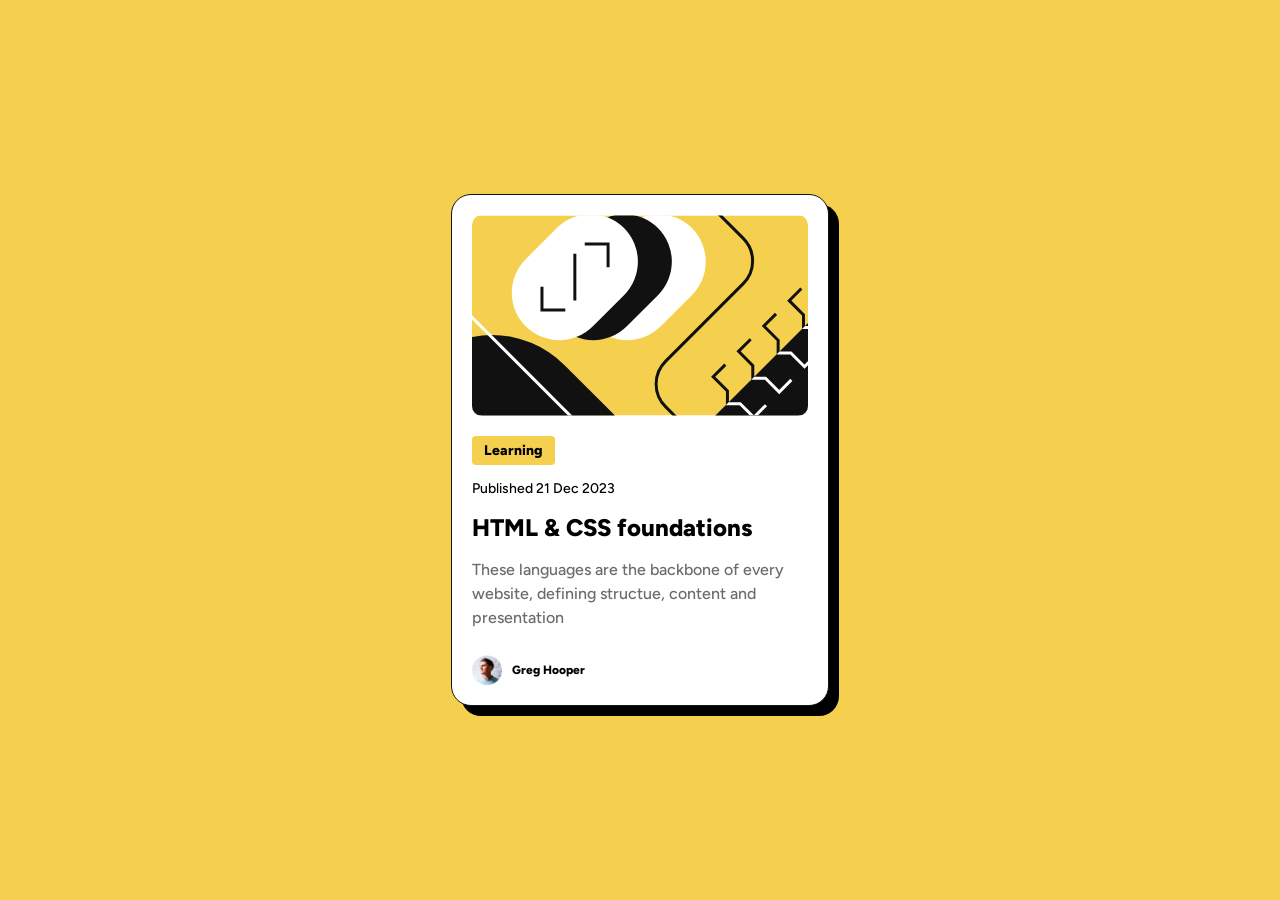
<file: blog-preview-card/index.html>
<!DOCTYPE html>
<html lang="en">
<head>
  <meta charset="UTF-8">
  <meta name="viewport" content="width=device-width, initial-scale=1.0"> <!-- displays site properly based on user's device -->

  <link rel="icon" type="image/png" sizes="32x32" href="./assets/images/favicon-32x32.png">
  <link rel="preconnect" href="https://fonts.googleapis.com">
  <link rel="preconnect" href="https://fonts.gstatic.com" crossorigin>
  <link href="https://fonts.googleapis.com/css2?family=Figtree:ital,wght@0,300..900;1,300..900&display=swap" rel="stylesheet">
  <link rel="stylesheet" href="style.css">
  
  <title>Frontend Mentor | Blog preview card</title>
</head>
<body>

  <main>
  
    <svg class="img" xmlns="http://www.w3.org/2000/svg" width="336" height="201" fill="none" viewBox="0 0 336 201">
      <g clip-path="url(#a)">
        <path fill="#F4D04E" d="M0 .5h336v200H0z"/>
        <rect width="139" height="95" x="87.996" y="77.729" fill="#fff" rx="47.5" transform="rotate(-45 87.996 77.729)"/>
        <rect width="139" height="95" x="54.055" y="77.729" fill="#111" rx="47.5" transform="rotate(-45 54.055 77.729)"/>
        <path fill="#111" d="M234.864 209.036 451.4-7.5l67.175 67.175-216.536 216.536z"/>
        <rect width="139" height="95" x="20.114" y="77.729" fill="#fff" rx="47.5" transform="rotate(-45 20.114 77.729)"/>
        <rect width="204.19" height="270.554" fill="#111" rx="102.095" transform="scale(-1 1) rotate(45 -103.887 14.564)"/>
        <path stroke="#fff" stroke-width="3" d="m6.69-357.5 135.583 135.727c12.481 12.494 12.481 32.737 0 45.231L-45.544 11.475c-12.481 12.494-12.481 32.737 0 45.23L107.088 209.5"/>
        <path stroke="#111" stroke-width="3" d="M69.965 71.719v23.334h23.334M136.079 52.273V28.94h-23.334M102.845 38.838v46.67M210.364-37.5l60.873 60.873c12.497 12.496 12.497 32.758 0 45.254l-77.745 77.746c-12.497 12.496-12.497 32.758 0 45.254l69.872 69.873"/>
        <path stroke="#111" stroke-width="3" d="m253.339 149.574-12.144 12.145 14.256 14.257v12.672h12.673l13.729 13.729 12.145-12.145M278.685 124.228l-12.145 12.145 14.257 14.257v12.673h12.673l13.729 13.729 12.145-12.145M304.031 98.883l-12.145 12.144 14.257 14.257v12.673h12.673l13.729 13.729 12.144-12.145M329.376 73.537l-12.145 12.145 14.257 14.257v12.672h12.673l13.729 13.729 12.145-12.144"/>
        <path stroke="#fff" stroke-width="5" d="m354.722 48.191-12.145 12.145 14.257 14.257v12.673h12.673l13.729 13.729 12.145-12.145"/>
        <mask id="b" width="285" height="285" x="234" y="-8" maskUnits="userSpaceOnUse" style="mask-type:alpha">
        <path fill="#111" d="M234.864 209.036 451.4-7.5l67.175 67.175-216.536 216.536z"/>
        </mask>
        <g stroke="#fff" mask="url(#b)"><path stroke-width="3" d="m253.339 149.574-12.144 12.145 14.256 14.257v12.672h12.673l13.729 13.729 12.145-12.145M278.685 124.228l-12.145 12.145 14.257 14.257v12.673h12.673l13.729 13.729 12.145-12.145M304.031 98.883l-12.145 12.144 14.257 14.257v12.673h12.673l13.729 13.729 12.144-12.145M329.376 73.537l-12.145 12.145 14.257 14.257v12.672h12.673l13.729 13.729 12.145-12.145"/>
          <path stroke-width="5" d="m354.722 48.191-12.145 12.145 14.257 14.257v12.673h12.673l13.729 13.729 12.145-12.145"/>
        </g>
      </g>
      <defs>
        <clipPath id="a">
          <path fill="#fff" d="M0 .5h336v200H0z"/>
        </clipPath>
      </defs>
    </svg>

    <div class="learning">
      <p>Learning</p>
    </div>

    <p>Published 21 Dec 2023</p>

    <h1>HTML & CSS foundations</h1>

    <p class="description">These languages are the backbone of every website, defining structue, content and presentation</p>

    <div class="profile">
      <img src="./assets/images/image-avatar.webp" alt="profile-picture">
      <p>Greg Hooper</p>
    </div>

  </main>

</body>
</html>
</file>
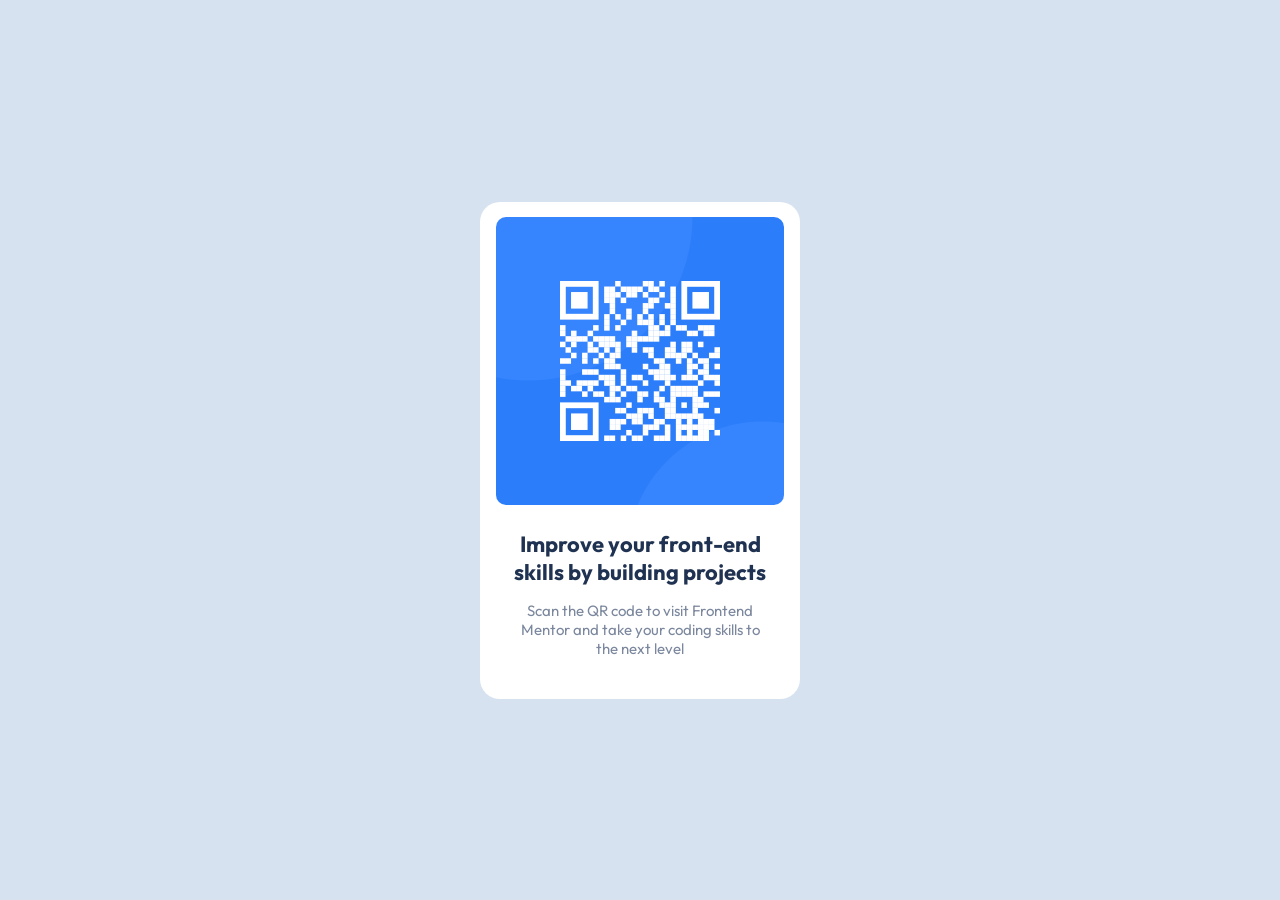
<file: qr-code-component/index.html>
<!DOCTYPE html>
<html lang="en">
<head>
  <meta charset="UTF-8">
  <meta name="viewport" content="width=device-width, initial-scale=1.0"> 

  <link rel="icon" type="image/png" sizes="32x32" href="./images/favicon-32x32.png">
  
  <link rel="preconnect" href="https://fonts.googleapis.com">
  <link rel="preconnect" href="https://fonts.gstatic.com" crossorigin>
  <link href="https://fonts.googleapis.com/css2?family=Outfit:wght@100..900&display=swap" rel="stylesheet">

  <link rel="stylesheet" href="style.css">
  
  <title>Frontend Mentor | QR code component</title>
  
</head>
<body>
  <main>
    <div class="container"> 
    <img src="images/image-qr-code.png" alt="Frontend Mentor QR code">
    <div class="text-container">
      <h1>Improve your front-end skills by building projects</h1>
      <p>Scan the QR code to visit Frontend Mentor and take your coding skills to the next level</p>
    </div>
  </div>
  </main>

</body>
</html>
</file>
<file: blog-preview-card/style.css>
body {
    margin: 0;
    background-color: hsl(47, 88%, 63%);
    display: flex;
    align-items: center;
    justify-content: center;
    height: 100vh;
    font-family: "Figtree", sans-serif;
    flex-direction: column;
    font-size: 14px;
}

main {
    background-color: hsl(0, 0%, 100%);
    width: 336px;
    display: flex;
    justify-content: center;
    flex-direction: column;
    border: 1px solid hsl(0, 0%, 7%);
    border-radius: 20px;
    box-shadow: 10px 10px ;
    padding: 20px;
}

.img {
    border-radius: 10px;
}

p {
    margin: 0;
    padding: 0;
    font-weight: 500;
}

.learning {
    background-color: hsl(47, 88%, 63%);
    border-radius: 4px;
    margin: 20px 0 15px;
    width: fit-content;
    
    & p{
        padding: 6px 12px;
        font-weight: 800;
    }
}

h1 {
    font-size: 24px;
    font-weight: 800;
    padding: 0;
}

h1:active,
h1:hover {
    color: hsl(47, 88%, 63%);
}

.description {
    color: hsl(0, 0%, 42%);
    line-height: 1.5;
    font-size: 16px;
}

.profile {
    display: flex;
    align-items: center;
    padding-top: 25px;

    & img{
        width: 30px;
    }

    & p{
        font-size: 12px;
        font-weight: 800;
        margin-left: 10px
    }
}

@media (max-width: 375px) {
    main {
        width: 280px;
    }

    .img {
        width: 280px;
        height: auto;
    }

    h1{
        font-size: 22px;
    }
}
</file>
<file: qr-code-component/style.css>
body {
    margin: 0;
    background-color: hsl(212, 45%, 89%);
    display: flex;
    align-items: center;
    justify-content: center;
    height: 100vh;
    font-family: "Outfit", sans-serif;
}

.container {
    display: flex;
    flex-direction: column;
    align-items: center;
    background-color: white;
    height: 497px;
    width: 320px;
    border-radius: 20px;
}

img {
    height:288px;
    width: 288px;
    border-radius: 10px;
    margin: 15px;
}

.text-container {
    margin: 10px 15px;
    text-align: center;
    padding: 10px;
    padding-top: 0;

    & h1 {
        font-size: 22px;
        margin-top: 0;
        color: hsl(218, 44%, 22%);
        padding-top: 0;  
    }

    & p {
        font-size: 15px;
        color: hsl(220, 15%, 55%);
        padding: 0 10px;
    }
}
</file>
